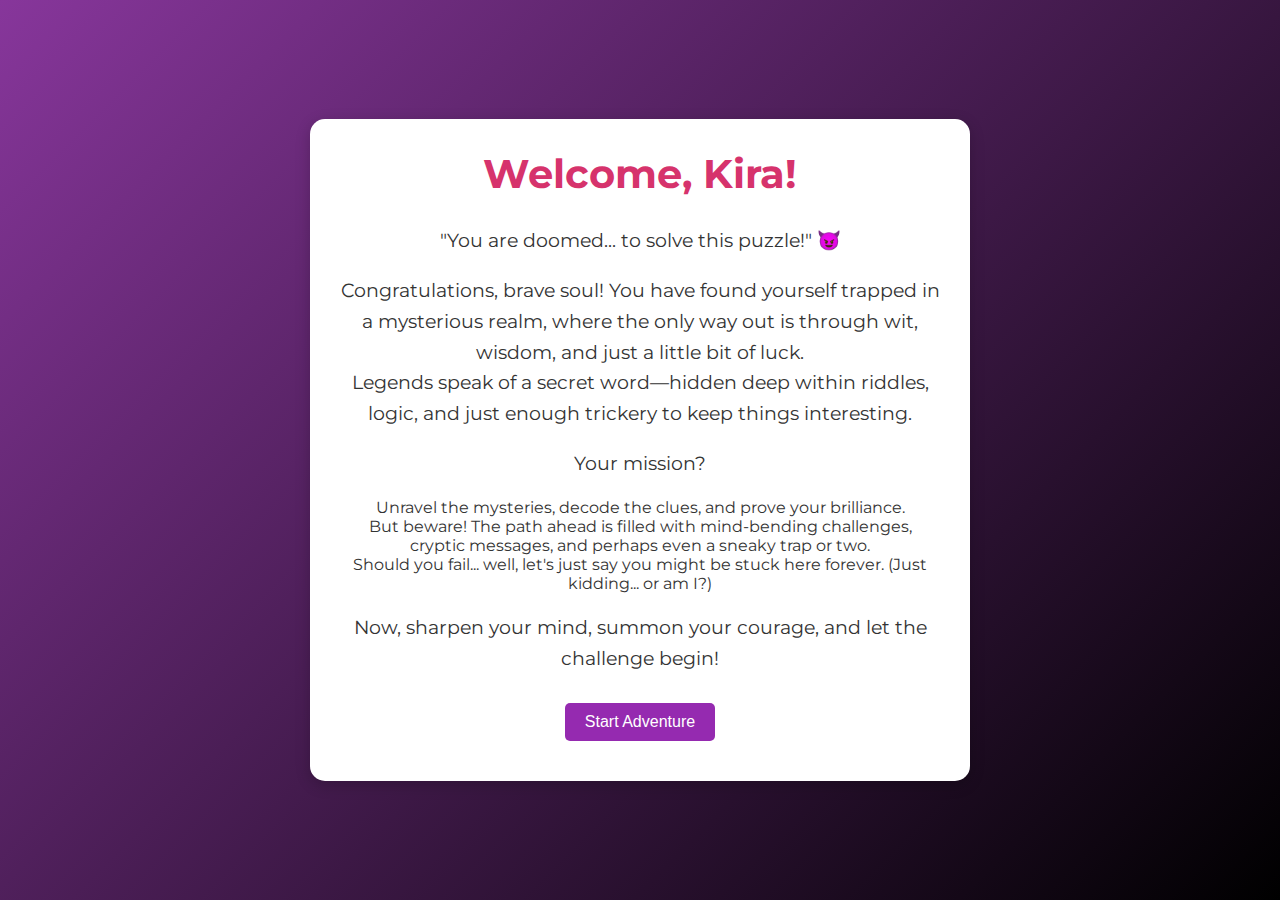
<file: index.html>
<!DOCTYPE html>
<html lang="en">
<head>
  <meta charset="UTF-8">
  <title>Kira's Valentine's Day Adventure</title>
  <!-- Google Fonts import (optional) -->
  <link href="https://fonts.googleapis.com/css2?family=Montserrat:wght@400;700&display=swap" rel="stylesheet">
  <style>
    /* Grundlegende Styles für einen moderneren Look */
    body {
      margin: 0;
      padding: 0;
      font-family: 'Montserrat', sans-serif;
      background: linear-gradient(135deg, #87369b, #000000);
      color: #333;
      display: flex;
      align-items: center;
      justify-content: center;
      min-height: 100vh;
    }
    #puzzle-container {
      background: #fff;
      max-width: 600px;
      width: 90%;
      padding: 30px;
      border-radius: 15px;
      box-shadow: 0 4px 15px rgba(0, 0, 0, 0.2);
      text-align: center;
      font-size: 16px;
    }
    h1, h2 {
      margin-top: 0;
      color: #d6336c;
    }
    p {
      line-height: 1.6;
    }
    input[type="text"] {
      padding: 10px;
      font-size: 16px;
      width: 80%;
      margin-bottom: 10px;
      border: 2px solid #ddd;
      border-radius: 5px;
    }
    button {
      padding: 10px 20px;
      font-size: 16px;
      margin: 10px 5px;
      border: none;
      border-radius: 5px;
      cursor: pointer;
      background-color: #952ab0;
      color: #fff;
      transition: background-color 0.3s;
    }
    button:hover {
      background-color: #952ab0;
    }
    .rose {
      font-size: 2em;
    }
    pre {
      text-align: left;
      background: #f9f9f9;
      padding: 15px;
      border-radius: 5px;
      overflow-x: auto;
    }
    /* Styles für die Startseite */
    #start-page h1 {
      font-size: 2.5em;
    }
    #start-page p {
      font-size: 1.2em;
    }
    /* Der Liebesbrief wird zunächst verborgen */
    #hidden-message {
      display: none;
      margin-top: 20px;
      padding: 20px;
      border: 1px solid #ccc;
      background: #f9f9f9;
      border-radius: 5px;
    }
    .balloon {
      position: absolute;
      bottom: -100px;
      width: 50px;
      height: 70px;
      background: red;
      border-radius: 50%;
      opacity: 0.7;
      animation: float 5s ease-in infinite;
    }
    @keyframes float {
      0% { transform: translateY(0) scale(1); opacity: 0.7; }
      100% { transform: translateY(-600px) scale(1.2); opacity: 0; }
    }
  </style>
</head>
<body>
  <div id="puzzle-container"></div>

  <script>
    // Puzzle-Definitionen
    var puzzles = [
      {
        question: "Puzzle 1: Fantasy riddle\n\nI was believed to be dead, but I returned.\nMy name is a reference to death.\nI can speak to snakes.\nI split my soul into multiple pieces.\n\nWho am I?",
        answer: "Lord Voldemort",
        hint: "He was a dark evil magician."
      },
      {
        question: "Puzzle 2: Fantasy riddle:\n\nWhat's the name of the undead dragon in GoT?\n\n",
        answer: "Viserion",
        hint: "He got named by Daenerys brother, who got killed by Khal Drogo."
      },
      {
        question: "Puzzle 3: Spell riddle\n\nI bring light into the dark, Yet I do not burn.\n\nWhich spell am I?",
        answer: "Lumos",
        hint: "It's working like a torch."
      },
      {
        question: "Puzzle 4: Riddle\n\nI have towns but no houses,\nforests but no trees,\nand rivers but no water.\n\nWhat am I?",
        answer: "map",
        hint: "It's a representation, not the real thing."
      },
      {
        question: "Puzzle 5: Escape Room Challenge\n\nA keypad requires a 3-digit code.\nClues: a + b = 5, b + c = 7, a + c = 6.\nEnter the code as the three digits 'abc'.",
        answer: "234",
        hint: "I don't think you need a hint here..."
      },
      {
        question: "Puzzle 6: Riddle\n\nI am not alive, but I grow;\nI don't have lungs, but I need air;\nI don't have a mouth, but water kills me.\n\nWhat am I?",
        answer: "fire",
        hint: "It provides warmth but can be dangerous."
      },
      {
        question: "Puzzle 7: Math Puzzle\n\nWhat is the next number in the sequence: 1, 4, 9, 16, ?",
        answer: "25",
        hint: "These are square numbers (1², 2², 3²...)."
      },
      {
        question: "Puzzle 8: Cipher Challenge\n\nUsing a Caesar cipher with a shift of 2, decode the word:\n\n'k co gpqwij cpf jqxgf'",
        answer: "I am enough and loved",
        hint: "Shift each letter back by 2 positions in the alphabet."
      },
      {
        question: "Puzzle 9: Riddle\n\nWhat is always in front of you but can’t be seen?",
        answer: "future",
        hint: "It is yet to come."
      },
      {
        question: "Puzzle 10: Acrostic Puzzle\n\nRead the first letter of each line in the poem below\nto reveal a hidden word:\n\nDelight fills your eyes,\nRadiance lights the skies,\nAstonishing dreams come true,\nGlorious love, ever new,\nOnward hearts in flight,\nNurtured in endless light.\n\nWhat is the hidden word?",
        answer: "dragon",
        hint: "The first letters of each line form a mythical creature."
      },
      {
        question: "Puzzle 11: Slytherin's Legacy\n\nSince you love all things magical and especially Slytherin,\nhere’s a special challenge:\nUnscramble the letters\n'ARLSAAZ'\nto reveal the first name of the founder of Slytherin House.",
        answer: "salazar",
        hint: "Think of a name associated with snakes, ambition, and cunning."
      },
      {
        question: "Puzzle 11: Fantasy riddle\n\nForged from a thousand swords, yet only one can claim it by right.\nFor centuries, men have fought over me,\nBut in the end, a stranger rules.\n\nWhat am I?",
        answer: "The Iron Throne",
        hint: "Don't forget the article... :)"
      },
      {
        question: "Puzzle 12: Riddle\n\nI am the most meaningful person in someone elses life.\nI am able to fasten up the heartbeat of someone, only with my voice.\nI am more important, than I could ever imagine.\nI may not see it, but I am the whole world to someone else.\n\nWho am I?",
        answer: "Kira",
        hint: "Oh come on, you already know the answer. :)"
      }
    ];

    var currentPuzzle = 0;
    var attempts = 0;
    var maxAttemptsBeforeHint = 5;
    var hintsGiven = 0;
    var maxHints = 3;

    // Zeigt die Startseite mit einem persönlichen Grußtext
    function showStartPage() {
      var container = document.getElementById("puzzle-container");
      container.innerHTML = `
        <div id="start-page">
          <h1>Welcome, Kira!</h1>
          <p>
            "You are doomed... to solve this puzzle!" 😈
            <p>
            Congratulations, brave soul! You have found yourself trapped in a mysterious realm, where the only way out is through wit, wisdom, and just a little bit of luck.<br>
            Legends speak of a secret word—hidden deep within riddles, logic, and just enough trickery to keep things interesting.<br>
            <p>Your mission?</p>
            Unravel the mysteries, decode the clues, and prove your brilliance.<br>
            But beware! The path ahead is filled with mind-bending challenges, cryptic messages, and perhaps even a sneaky trap or two.<br>
            Should you fail... well, let's just say you might be stuck here forever. (Just kidding... or am I?)
            </p>
            <p>
            Now, sharpen your mind, summon your courage, and let the challenge begin!
            </p>
          <button id="start-button">Start Adventure</button>
        </div>
      `;
      document.getElementById("start-button").onclick = function() {
        loadPuzzle(currentPuzzle);
      };
    }

    // Lädt das aktuelle Puzzle
    function loadPuzzle(index) {
      // Zähler zurücksetzen
      attempts = 0;
      hintsGiven = 0;
      var container = document.getElementById("puzzle-container");
      container.innerHTML = "";

      if (index < puzzles.length) {
        var puzzle = puzzles[index];

        // Puzzle-Frage anzeigen
        var questionElem = document.createElement("pre");
        questionElem.textContent = puzzle.question;
        container.appendChild(questionElem);

        // Eingabefeld für die Antwort
        var inputElem = document.createElement("input");
        inputElem.type = "text";
        inputElem.id = "answerInput";
        inputElem.placeholder = "Enter your answer here";
        container.appendChild(inputElem);

        container.appendChild(document.createElement("br"));

        // Submit-Button
        var submitButton = document.createElement("button");
        submitButton.textContent = "Submit Answer";
        submitButton.onclick = checkAnswer;
        container.appendChild(submitButton);

        // Hint-Button
        var hintButton = document.createElement("button");
        hintButton.textContent = "Get Hint";
        hintButton.id = "hintButton";
        hintButton.onclick = giveHint;
        container.appendChild(hintButton);

        // Feedback-Absatz
        var feedbackElem = document.createElement("p");
        feedbackElem.id = "feedback";
        container.appendChild(feedbackElem);
      } else {
        // Finale Nachricht anzeigen
        showFinalMessage();
      }
    }

    // Überprüft die Antwort des Benutzers
    function checkAnswer() {
      var inputElem = document.getElementById("answerInput");
      var userAnswer = inputElem.value.trim().toLowerCase();
      var correctAnswer = puzzles[currentPuzzle].answer.toLowerCase();
      var feedbackElem = document.getElementById("feedback");

      if (userAnswer === correctAnswer) {
        feedbackElem.innerHTML = "Correct! <span class='rose'>🌹</span> Great job, keep going!";
        setTimeout(function(){
          currentPuzzle++;
          loadNextButton();
        }, 1000);
      } else {
        attempts++;
        if (attempts >= maxAttemptsBeforeHint && hintsGiven < maxHints) {
          feedbackElem.textContent = "Incorrect, try again! If needed, click the 'Get Hint' button.";
        } else {
          feedbackElem.textContent = "Incorrect, try again!";
        }
      }
    }

    // Zeigt einen Hinweis an, wenn der Hint-Button geklickt wird
    function giveHint() {
      var feedbackElem = document.getElementById("feedback");
      if (hintsGiven < maxHints) {
        hintsGiven++;
        feedbackElem.textContent = "Hint: " + puzzles[currentPuzzle].hint;
        if (hintsGiven >= maxHints) {
          document.getElementById("hintButton").disabled = true;
        }
      } else {
        feedbackElem.textContent = "No more hints available for this puzzle.";
      }
    }

    // Lädt einen "Next Puzzle"-Button nach korrekter Lösung
    function loadNextButton() {
      var container = document.getElementById("puzzle-container");
      container.innerHTML = "";
      var nextButton = document.createElement("button");
      nextButton.textContent = "Next Page";
      nextButton.onclick = function() {
        loadPuzzle(currentPuzzle);
      };
      container.appendChild(nextButton);
    }

    // Zeigt die finale romantische Nachricht an
    function showFinalMessage() {
      var container = document.getElementById("puzzle-container");
      container.innerHTML = `
        <h2>Congratulations, Kira!</h2>
        <p>You have solved all the puzzles.</p>
        <p>What did you win? A special letter, just for you:</p>
        <button onclick="toggleHiddenMessage()">Reveal Letter</button>
        <div id="hidden-message" style="display: none; border:1px solid #ccc; padding:20px; margin-top:20px;">
            <p>Dear Kira,</p>
            <p>
                I hope you enjoyed this little adventure I created for you.<br>
                You are truly amazing, and I am so grateful to have you in my life.<br>  
                Your intelligence, kindness, and beauty never cease to amaze me.  
            </p>
            <p>
                Words could never fully express how much you mean to me and how blessed I feel to have you by my side.
                Your smile and laughter are like balm for my soul, washing away all the worries of the world.
                Seeing you happy makes me happy, and I hope to see that happiness for the rest of our lives.
            </p>
            <p>
                With you I feel like I could do anything. You are motivating me in so many ways, to reach goals I could never have imagined.
                You bring out the best of me, and I hope, I can give that back to you in every possible way. 
                I wish you could see yourself through my eyes, so that you'd know, how incredible you truly are. 
            </p>
                So, if you ever think, you're not good enough for anything, let me remind you:<br>
                If you ever feel like you're too much, remember I can't even get enough of you.<br>
                If you feel like you can't do something, tell me, and we will find a way to do it together.<br>
                If you ever need something, I will get it for you.<br>
                And if anyone ever harms you... <br>
                well, that mfer better be in contact with Elon to get his ass to mars, because he wouldn't be safe on this planet anymore.
            <p>
                For real, I can't imagine a life without you because you are my sunshine, my home, my everything.<br>  
                I couldn't put it better than the great poet Rumi:<br>
                <i>"You are not a drop in the ocean. You are the entire ocean in a drop."</i>  
            </p>
            <p>
                Well, I don't want to overwhelm you with my love, tho. I just want you to know that you are worth more than you could ever imagine,  
                and I will always be here for you, no matter what.  
            </p>
            <p>
                I hope you have a wonderful day and enjoyed this little surprise.🌹🌹🌹  
            </p>
        </div>
        <p>Happy Valentine's Day!</p>
        <p>With all my love, Your Chris (Jack) 🌹</p>
      `;

      // Starte die Ballon-Animation erst beim finalen Auftritt
      launchBalloons();
    }

    // Toggle-Funktion, um den Liebesbrief anzuzeigen/verbergen
    function toggleHiddenMessage() {
      var hidden = document.getElementById("hidden-message");
      if (hidden.style.display === "none") {
        hidden.style.display = "block";
      } else {
        hidden.style.display = "none";
      }
    }

    function launchBalloons() {
      for (let i = 0; i < 20; i++) {
        let balloon = document.createElement("div");
        balloon.classList.add("balloon");
        balloon.style.left = Math.random() * 100 + "vw";
        balloon.style.animationDuration = (Math.random() * 3 + 2) + "s";
        document.body.appendChild(balloon);
        setTimeout(() => balloon.remove(), 5000);
      }
    }

    // Starte das Abenteuer mit der Startseite
    showStartPage();
  </script>
</body>
</html>
</file>
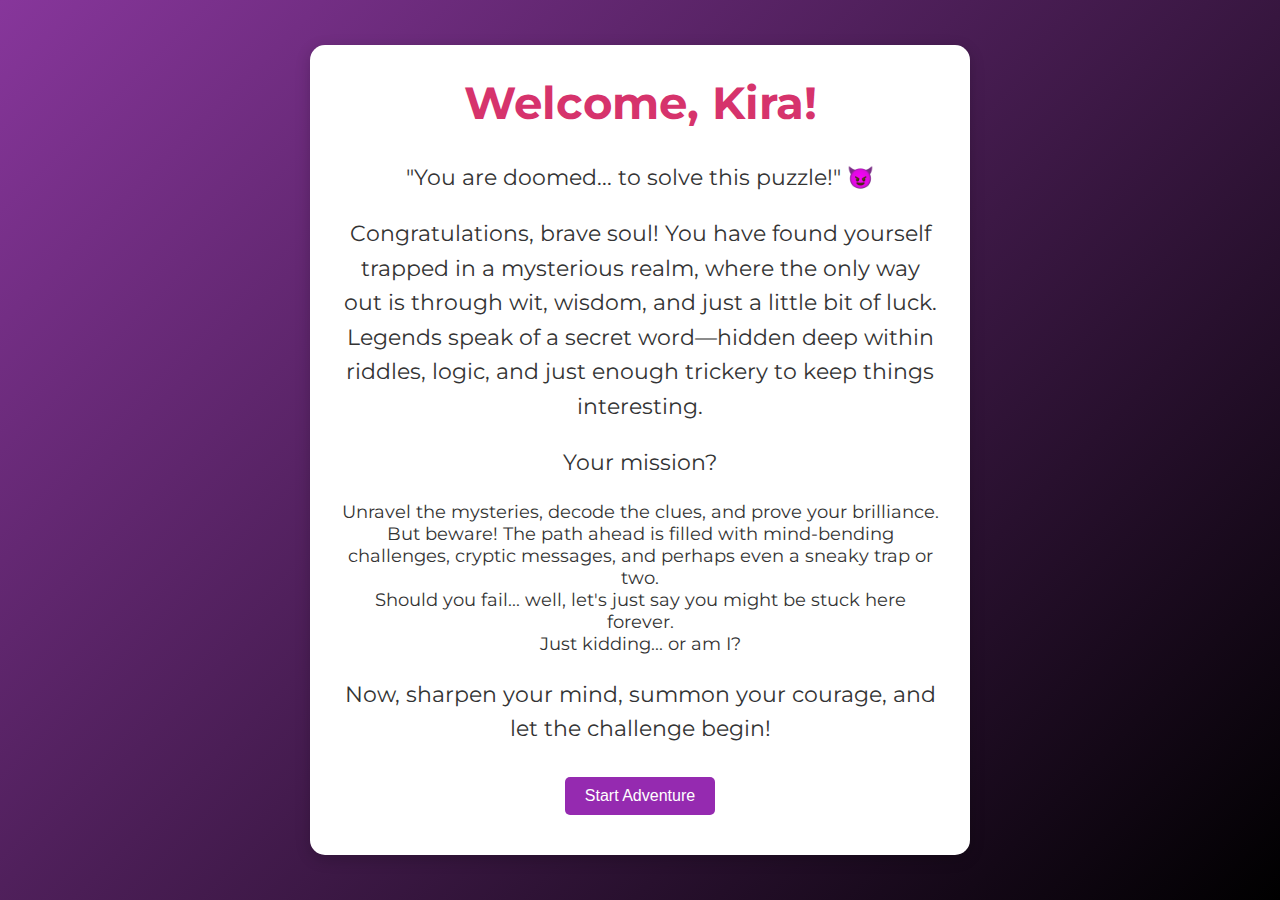
<file: .vscode/index.html>
<!DOCTYPE html>
<html lang="en">
<head>
  <meta charset="UTF-8">
  <title>Kira's Valentine's Day Adventure</title>
  <!-- Google Fonts import (optional) -->
  <link href="https://fonts.googleapis.com/css2?family=Montserrat:wght@400;700&display=swap" rel="stylesheet">
  <style>
    /* Grundlegende Styles für einen moderneren Look */
    body {
      margin: 0;
      padding: 0;
      font-size: 18px;
      font-family: 'Montserrat', sans-serif;
      background: linear-gradient(135deg, #87369b, #000000);
      color: #333;
      display: flex;
      align-items: center;
      justify-content: center;
      min-height: 100vh;
    }
    #puzzle-container {
      background: #fff;
      max-width: 600px;
      width: 90%;
      padding: 30px;
      border-radius: 15px;
      box-shadow: 0 4px 15px rgba(0, 0, 0, 0.2);
      text-align: center;
    }
    h1, h2 {
      margin-top: 0;
      color: #d6336c;
    }
    p {
      line-height: 1.6;
    }
    input[type="text"] {
      padding: 10px;
      font-size: 16px;
      width: 80%;
      margin-bottom: 10px;
      border: 2px solid #ddd;
      border-radius: 5px;
    }
    button {
      padding: 10px 20px;
      font-size: 16px;
      margin: 10px 5px;
      border: none;
      border-radius: 5px;
      cursor: pointer;
      background-color: #952ab0;
      color: #fff;
      transition: background-color 0.3s;
    }
    button:hover {
      background-color: #952ab0;
    }
    .rose {
      font-size: 2em;
    }
    pre {
      text-align: left;
      background: #f9f9f9;
      padding: 15px;
      border-radius: 5px;
      overflow-x: auto;
    }
    /* Styles für die Startseite */
    #start-page h1 {
      font-size: 2.5em;
    }
    #start-page p {
      font-size: 1.2em;
    }
  </style>
</head>
<body>
  <div id="puzzle-container"></div>

  <script>
    // Puzzle-Definitionen
    var puzzles = [
      {
        question: "Puzzle 1: Riddle\n\nI speak without a mouth and hear without ears.\nI have nobody, but I come alive with the wind.\n\nWhat am I?",
        answer: "echo",
        hint: "It repeats what you say."
      },
      {
        question: "Puzzle 2: What's the name of the undead dragon in GoT?\n\n",
        answer: "Viserion",
        hint: "He got named by Daenerys brother, who got killed by Khal Drogo."
      },
      {
        question: "Puzzle 3: Math Challenge\n\nAdd all the digits of your birthdate (20.04.1996). What is the sum?",
        answer: "31",
        hint: "2 + 0 + 0 + 4 + 1 + 9 + 9 + 6 equals ?"
      },
      {
        question: "Puzzle 4: Riddle\n\nI have towns but no houses, forests but no trees, and rivers but no water.\n\nWhat am I?",
        answer: "map",
        hint: "It's a representation, not the real thing."
      },
      {
        question: "Puzzle 5: Escape Room Challenge\n\nA keypad requires a 3-digit code. Clues: a + b = 5, b + c = 7, a + c = 6.\nEnter the code as the three digits 'abc'.",
        answer: "234",
        hint: "Solve the equations: a = 2, b = 3, c = 4."
      },
      {
        question: "Puzzle 6: Riddle\n\nI am not alive, but I grow; I don't have lungs, but I need air; I don't have a mouth, but water kills me.\n\nWhat am I?",
        answer: "fire",
        hint: "It provides warmth but can be dangerous."
      },
      {
        question: "Puzzle 7: Math Puzzle\n\nWhat is the next number in the sequence: 1, 4, 9, 16, ?",
        answer: "25",
        hint: "These are square numbers (1², 2², 3², 4², ...)."
      },
      {
        question: "Puzzle 8: Cipher Challenge\n\nUsing a Caesar cipher with a shift of 2 (each letter shifted 2 positions back), decode the word:\n\n'aqs ctg gpqwij cpf pqxgf'",
        answer: "you are enough and loved",
        hint: "Shift each letter back by 2 positions in the alphabet."
      },
      {
        question: "Puzzle 9: Riddle\n\nWhat is always in front of you but can’t be seen?",
        answer: "future",
        hint: "It is yet to come."
      },
      {
        question: "Puzzle 10: Acrostic Puzzle\n\nRead the first letter of each line in the poem below to reveal a hidden word:\n\nDelight fills your eyes,\nRadiance lights the skies,\nAstonishing dreams come true,\nGlorious love, ever new,\nOnward hearts in flight,\nNurtured in endless light.\n\nWhat is the hidden word?",
        answer: "dragon",
        hint: "The first letters of each line form a mythical creature."
      },
      {
        question: "Puzzle 11: Slytherin's Legacy\n\nSince you love all things magical and especially Slytherin, here’s a special challenge:\nUnscramble the letters 'ARLSAAZ' to reveal the first name of the founder of Slytherin House.",
        answer: "salazar",
        hint: "Think of a name associated with snakes, ambition, and cunning."
      },
      {
        question: "Puzzle 12: Riddle\n\nI am the most meaningful person in someone elses life.\nI am able to fasten up the heartbeat of him, only with my smile.\nI am more important, than I could ever imagine.\nI don't believe it, but I am truly the world, to someone.\n\nWho am I?",
        answer: "Kira",
        hint: "Oh come on, you already know the answer. :)"
      }
    ];

    var currentPuzzle = 0;
    var attempts = 0;
    var maxAttemptsBeforeHint = 5;
    var hintsGiven = 0;
    var maxHints = 3;

    // Zeigt die Startseite mit einem persönlichen Grußtext
    function showStartPage() {
      var container = document.getElementById("puzzle-container");
      container.innerHTML = `
        <div id="start-page">
          <h1>Welcome, Kira!</h1>
          <p>
            "You are doomed... to solve this puzzle!" 😈
            <p>
            Congratulations, brave soul! You have found yourself trapped in a mysterious realm, where the only way out is through wit, wisdom, and just a little bit of luck.<br>
            Legends speak of a secret word—hidden deep within riddles, logic, and just enough trickery to keep things interesting.<br>
            <p>Your mission?</p>
            Unravel the mysteries, decode the clues, and prove your brilliance.<br>
            But beware! The path ahead is filled with mind-bending challenges, cryptic messages, and perhaps even a sneaky trap or two.<br>
            Should you fail... well, let's just say you might be stuck here forever.<br>
            Just kidding... or am I?
            </p>
            <p>
            Now, sharpen your mind, summon your courage, and let the challenge begin!
            </p>
          <button id="start-button">Start Adventure</button>
        </div>
      `;
      document.getElementById("start-button").onclick = function() {
        loadPuzzle(currentPuzzle);
      };
    }

    // Lädt das aktuelle Puzzle
    function loadPuzzle(index) {
      // Zähler zurücksetzen
      attempts = 0;
      hintsGiven = 0;
      var container = document.getElementById("puzzle-container");
      container.innerHTML = "";

      if (index < puzzles.length) {
        var puzzle = puzzles[index];

        // Puzzle-Frage anzeigen
        var questionElem = document.createElement("pre");
        questionElem.textContent = puzzle.question;
        container.appendChild(questionElem);

        // Eingabefeld für die Antwort
        var inputElem = document.createElement("input");
        inputElem.type = "text";
        inputElem.id = "answerInput";
        inputElem.placeholder = "Enter your answer here";
        container.appendChild(inputElem);

        container.appendChild(document.createElement("br"));

        // Submit-Button
        var submitButton = document.createElement("button");
        submitButton.textContent = "Submit Answer";
        submitButton.onclick = checkAnswer;
        container.appendChild(submitButton);

        // Hint-Button
        var hintButton = document.createElement("button");
        hintButton.textContent = "Get Hint";
        hintButton.id = "hintButton";
        hintButton.onclick = giveHint;
        container.appendChild(hintButton);

        // Feedback-Absatz
        var feedbackElem = document.createElement("p");
        feedbackElem.id = "feedback";
        container.appendChild(feedbackElem);
      } else {
        // Finale Nachricht anzeigen
        showFinalMessage();
      }
    }

    // Überprüft die Antwort des Benutzers
    function checkAnswer() {
      var inputElem = document.getElementById("answerInput");
      var userAnswer = inputElem.value.trim().toLowerCase();
      var correctAnswer = puzzles[currentPuzzle].answer.toLowerCase();
      var feedbackElem = document.getElementById("feedback");

      if (userAnswer === correctAnswer) {
        feedbackElem.innerHTML = "Correct! <span class='rose'>🌹</span> Great job, keep going!";
        setTimeout(function(){
          currentPuzzle++;
          loadNextButton();
        }, 1000);
      } else {
        attempts++;
        if (attempts >= maxAttemptsBeforeHint && hintsGiven < maxHints) {
          feedbackElem.textContent = "Incorrect, try again! If needed, click the 'Get Hint' button.";
        } else {
          feedbackElem.textContent = "Incorrect, try again!";
        }
      }
    }

    // Zeigt einen Hinweis an, wenn der Hint-Button geklickt wird
    function giveHint() {
      var feedbackElem = document.getElementById("feedback");
      if (hintsGiven < maxHints) {
        hintsGiven++;
        feedbackElem.textContent = "Hint: " + puzzles[currentPuzzle].hint;
        if (hintsGiven >= maxHints) {
          document.getElementById("hintButton").disabled = true;
        }
      } else {
        feedbackElem.textContent = "No more hints available for this puzzle.";
      }
    }

    // Lädt einen "Next Puzzle"-Button nach korrekter Lösung
    function loadNextButton() {
      var container = document.getElementById("puzzle-container");
      container.innerHTML = "";
      var nextButton = document.createElement("button");
      nextButton.textContent = "Next Puzzle";
      nextButton.onclick = function() {
        loadPuzzle(currentPuzzle);
      };
      container.appendChild(nextButton);
    }

    // Zeigt die finale romantische Nachricht an
    function showFinalMessage() {
    var container = document.getElementById("puzzle-container");
    container.innerHTML = `
        <h2>Congratulations, Kira!</h2>
        <p>You have solved all the puzzles.</p>
        <p>What did you win? A special letter, just for you:</p>
        <div style="border:1px solid #ccc; padding:20px; margin-top:20px;">
            <p>Dear Kira,</p>
            <p>
                I hope you enjoyed this little adventure I created for you.  
                You are truly amazing, and I am so grateful to have you in my life.  
                Your intelligence, kindness, and beauty never cease to amaze me.  
            </p>
            <p>
                Words could never fully express how much you mean to me and how blessed I feel to have you by my side.  
                Your smile and laughter are like balm for my soul, washing away all the worries of the world.  
                Seeing you happy makes me happy, and I hope to see that happiness for the rest of our lives.  
            </p>
            <p>
                I don't even want to imagine a life without you, because you are my life, my love, my everything.  
                I couldn't put it better than the great poet Rumi:  
                <i>"You are not a drop in the ocean. You are the entire ocean in a drop."</i>  
            </p>
            <p>
                I don't want to overwhelm you with my love, though. I just want you to know that you are worth more than you could ever imagine,  
                and I will always be here for you, no matter what.  
            </p>
            <p>
                I hope you have a wonderful Valentine's Day and enjoyed this little surprise.  
            </p>
        </div>
        <p>Happy Valentine's Day!</p>
        <p>With all my love, Your Chris (Jack) 🌹</p>
    `;
}



    // Starte das Abenteuer mit der Startseite
    showStartPage();
  </script>
</body>
</html>
</file>
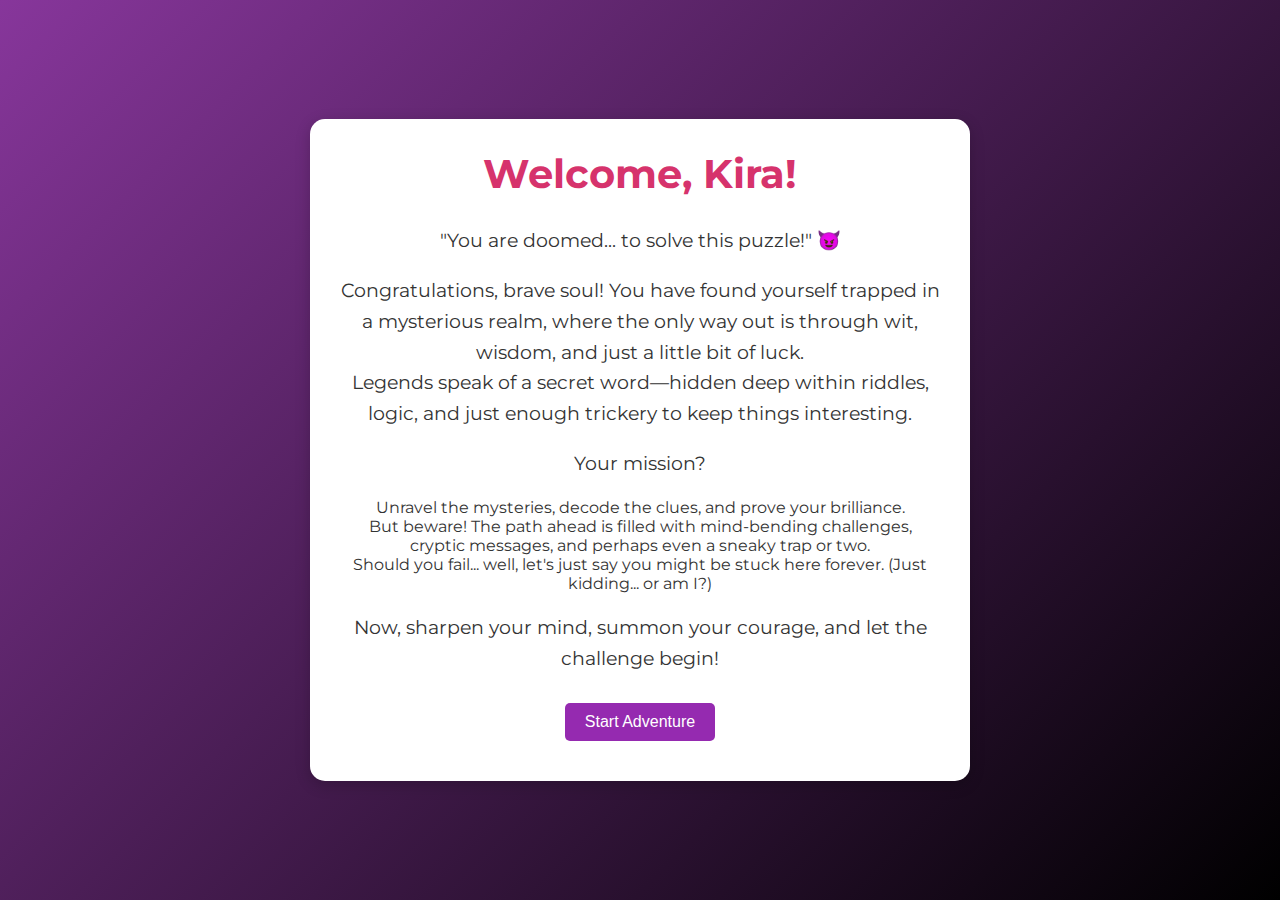
<file: valentine/index.html>
<!DOCTYPE html>
<html lang="en">
<head>
  <meta charset="UTF-8">
  <title>Kira's Valentine's Day Adventure</title>
  <!-- Google Fonts import (optional) -->
  <link href="https://fonts.googleapis.com/css2?family=Montserrat:wght@400;700&display=swap" rel="stylesheet">
  <style>
    /* Grundlegende Styles für einen moderneren Look */
    body {
      margin: 0;
      padding: 0;
      font-family: 'Montserrat', sans-serif;
      background: linear-gradient(135deg, #87369b, #000000);
      color: #333;
      display: flex;
      align-items: center;
      justify-content: center;
      min-height: 100vh;
    }
    #puzzle-container {
      background: #fff;
      max-width: 600px;
      width: 90%;
      padding: 30px;
      border-radius: 15px;
      box-shadow: 0 4px 15px rgba(0, 0, 0, 0.2);
      text-align: center;
    }
    h1, h2 {
      margin-top: 0;
      color: #d6336c;
    }
    p {
      line-height: 1.6;
    }
    input[type="text"] {
      padding: 10px;
      font-size: 16px;
      width: 80%;
      margin-bottom: 10px;
      border: 2px solid #ddd;
      border-radius: 5px;
    }
    button {
      padding: 10px 20px;
      font-size: 16px;
      margin: 10px 5px;
      border: none;
      border-radius: 5px;
      cursor: pointer;
      background-color: #952ab0;
      color: #fff;
      transition: background-color 0.3s;
    }
    button:hover {
      background-color: #952ab0;
    }
    .rose {
      font-size: 2em;
    }
    pre {
      text-align: left;
      background: #f9f9f9;
      padding: 15px;
      border-radius: 5px;
      overflow-x: auto;
    }
    /* Styles für die Startseite */
    #start-page h1 {
      font-size: 2.5em;
    }
    #start-page p {
      font-size: 1.2em;
    }
  </style>
</head>
<body>
  <div id="puzzle-container"></div>

  <script>
    // Puzzle-Definitionen
    var puzzles = [
      {
        question: "Puzzle 1: Riddle\n\nI speak without a mouth and hear without ears.\nI have nobody, but I come alive with the wind.\n\nWhat am I?",
        answer: "echo",
        hint: "It repeats what you say."
      },
      {
        question: "Puzzle 2: What's the name of the undead dragon in GoT?\n\n",
        answer: "Viserion",
        hint: "He got named by Daenerys brother, who got killed by Khal Drogo."
      },
      {
        question: "Puzzle 3: Math Challenge\n\nAdd all the digits of your birthdate (20.04.1996). What is the sum?",
        answer: "31",
        hint: "2 + 0 + 0 + 4 + 1 + 9 + 9 + 6 equals ?"
      },
      {
        question: "Puzzle 4: Riddle\n\nI have towns but no houses, forests but no trees, and rivers but no water.\n\nWhat am I?",
        answer: "map",
        hint: "It's a representation, not the real thing."
      },
      {
        question: "Puzzle 5: Escape Room Challenge\n\nA keypad requires a 3-digit code. Clues: a + b = 5, b + c = 7, a + c = 6.\nEnter the code as the three digits 'abc'.",
        answer: "234",
        hint: "Solve the equations: a = 2, b = 3, c = 4."
      },
      {
        question: "Puzzle 6: Riddle\n\nI am not alive, but I grow; I don't have lungs, but I need air; I don't have a mouth, but water kills me.\n\nWhat am I?",
        answer: "fire",
        hint: "It provides warmth but can be dangerous."
      },
      {
        question: "Puzzle 7: Math Puzzle\n\nWhat is the next number in the sequence: 1, 4, 9, 16, ?",
        answer: "25",
        hint: "These are square numbers (1², 2², 3², 4², ...)."
      },
      {
        question: "Puzzle 8: Cipher Challenge\n\nUsing a Caesar cipher with a shift of 2 (each letter shifted 2 positions back), decode the word:\n\n'aqs ctg gpqwij cpf pqxgf'",
        answer: "you are enough and loved",
        hint: "Shift each letter back by 2 positions in the alphabet."
      },
      {
        question: "Puzzle 9: Riddle\n\nWhat is always in front of you but can’t be seen?",
        answer: "future",
        hint: "It is yet to come."
      },
      {
        question: "Puzzle 10: Acrostic Puzzle\n\nRead the first letter of each line in the poem below to reveal a hidden word:\n\nDelight fills your eyes,\nRadiance lights the skies,\nAstonishing dreams come true,\nGlorious love, ever new,\nOnward hearts in flight,\nNurtured in endless light.\n\nWhat is the hidden word?",
        answer: "dragon",
        hint: "The first letters of each line form a mythical creature."
      },
      {
        question: "Puzzle 11: Slytherin's Legacy\n\nSince you love all things magical and especially Slytherin, here’s a special challenge:\nUnscramble the letters 'ARLSAAZ' to reveal the first name of the founder of Slytherin House.",
        answer: "salazar",
        hint: "Think of a name associated with snakes, ambition, and cunning."
      },
      {
        question: "Puzzle 12: Riddle\n\nI am the most meaningful person in someone elses life.\nI am able to fasten up the heartbeat of him, only with my smile.\nI am more important, than I could ever imagine.\nI don't believe it, but I am truly the world, to someone.\n\nWho am I?",
        answer: "Kira",
        hint: "Oh come on, you already know the answer. :)"
      }
    ];

    var currentPuzzle = 0;
    var attempts = 0;
    var maxAttemptsBeforeHint = 5;
    var hintsGiven = 0;
    var maxHints = 3;

    // Zeigt die Startseite mit einem persönlichen Grußtext
    function showStartPage() {
      var container = document.getElementById("puzzle-container");
      container.innerHTML = `
        <div id="start-page">
          <h1>Welcome, Kira!</h1>
          <p>
            "You are doomed... to solve this puzzle!" 😈
            <p>
            Congratulations, brave soul! You have found yourself trapped in a mysterious realm, where the only way out is through wit, wisdom, and just a little bit of luck.<br>
            Legends speak of a secret word—hidden deep within riddles, logic, and just enough trickery to keep things interesting.<br>
            <p>Your mission?</p>
            Unravel the mysteries, decode the clues, and prove your brilliance.<br>
            But beware! The path ahead is filled with mind-bending challenges, cryptic messages, and perhaps even a sneaky trap or two.<br>
            Should you fail... well, let's just say you might be stuck here forever. (Just kidding... or am I?)
            </p>
            <p>
            Now, sharpen your mind, summon your courage, and let the challenge begin!
            </p>
          <button id="start-button">Start Adventure</button>
        </div>
      `;
      document.getElementById("start-button").onclick = function() {
        loadPuzzle(currentPuzzle);
      };
    }

    // Lädt das aktuelle Puzzle
    function loadPuzzle(index) {
      // Zähler zurücksetzen
      attempts = 0;
      hintsGiven = 0;
      var container = document.getElementById("puzzle-container");
      container.innerHTML = "";

      if (index < puzzles.length) {
        var puzzle = puzzles[index];

        // Puzzle-Frage anzeigen
        var questionElem = document.createElement("pre");
        questionElem.textContent = puzzle.question;
        container.appendChild(questionElem);

        // Eingabefeld für die Antwort
        var inputElem = document.createElement("input");
        inputElem.type = "text";
        inputElem.id = "answerInput";
        inputElem.placeholder = "Enter your answer here";
        container.appendChild(inputElem);

        container.appendChild(document.createElement("br"));

        // Submit-Button
        var submitButton = document.createElement("button");
        submitButton.textContent = "Submit Answer";
        submitButton.onclick = checkAnswer;
        container.appendChild(submitButton);

        // Hint-Button
        var hintButton = document.createElement("button");
        hintButton.textContent = "Get Hint";
        hintButton.id = "hintButton";
        hintButton.onclick = giveHint;
        container.appendChild(hintButton);

        // Feedback-Absatz
        var feedbackElem = document.createElement("p");
        feedbackElem.id = "feedback";
        container.appendChild(feedbackElem);
      } else {
        // Finale Nachricht anzeigen
        showFinalMessage();
      }
    }

    // Überprüft die Antwort des Benutzers
    function checkAnswer() {
      var inputElem = document.getElementById("answerInput");
      var userAnswer = inputElem.value.trim().toLowerCase();
      var correctAnswer = puzzles[currentPuzzle].answer.toLowerCase();
      var feedbackElem = document.getElementById("feedback");

      if (userAnswer === correctAnswer) {
        feedbackElem.innerHTML = "Correct! <span class='rose'>🌹</span> Great job, keep going!";
        setTimeout(function(){
          currentPuzzle++;
          loadNextButton();
        }, 1000);
      } else {
        attempts++;
        if (attempts >= maxAttemptsBeforeHint && hintsGiven < maxHints) {
          feedbackElem.textContent = "Incorrect, try again! If needed, click the 'Get Hint' button.";
        } else {
          feedbackElem.textContent = "Incorrect, try again!";
        }
      }
    }

    // Zeigt einen Hinweis an, wenn der Hint-Button geklickt wird
    function giveHint() {
      var feedbackElem = document.getElementById("feedback");
      if (hintsGiven < maxHints) {
        hintsGiven++;
        feedbackElem.textContent = "Hint: " + puzzles[currentPuzzle].hint;
        if (hintsGiven >= maxHints) {
          document.getElementById("hintButton").disabled = true;
        }
      } else {
        feedbackElem.textContent = "No more hints available for this puzzle.";
      }
    }

    // Lädt einen "Next Puzzle"-Button nach korrekter Lösung
    function loadNextButton() {
      var container = document.getElementById("puzzle-container");
      container.innerHTML = "";
      var nextButton = document.createElement("button");
      nextButton.textContent = "Next Puzzle";
      nextButton.onclick = function() {
        loadPuzzle(currentPuzzle);
      };
      container.appendChild(nextButton);
    }

    // Zeigt die finale romantische Nachricht an
    function showFinalMessage() {
    var container = document.getElementById("puzzle-container");
    container.innerHTML = `
        <h2>Congratulations, Kira!</h2>
        <p>You have solved all the puzzles.</p>
        <p>What did you win? A special letter, just for you:</p>
        <div style="border:1px solid #ccc; padding:20px; margin-top:20px;">
            <p>Dear Kira,</p>
            <p>
                I hope you enjoyed this little adventure I created for you.  
                You are truly amazing, and I am so grateful to have you in my life.  
                Your intelligence, kindness, and beauty never cease to amaze me.  
            </p>
            <p>
                Words could never fully express how much you mean to me and how blessed I feel to have you by my side.  
                Your smile and laughter are like balm for my soul, washing away all the worries of the world.  
                Seeing you happy makes me happy, and I hope to see that happiness for the rest of our lives.  
            </p>
            <p>
                I don't even want to imagine a life without you, because you are my life, my love, my everything.  
                I couldn't put it better than the great poet Rumi:  
                <i>"You are not a drop in the ocean. You are the entire ocean in a drop."</i>  
            </p>
            <p>
                I don't want to overwhelm you with my love, though. I just want you to know that you are worth more than you could ever imagine,  
                and I will always be here for you, no matter what.  
            </p>
            <p>
                I hope you have a wonderful Valentine's Day and enjoyed this little surprise.  
            </p>
        </div>
        <p>Happy Valentine's Day!</p>
        <p>With all my love, Your Chris (Jack) 🌹</p>
    `;
}



    // Starte das Abenteuer mit der Startseite
    showStartPage();
  </script>
</body>
</html>
</file>
